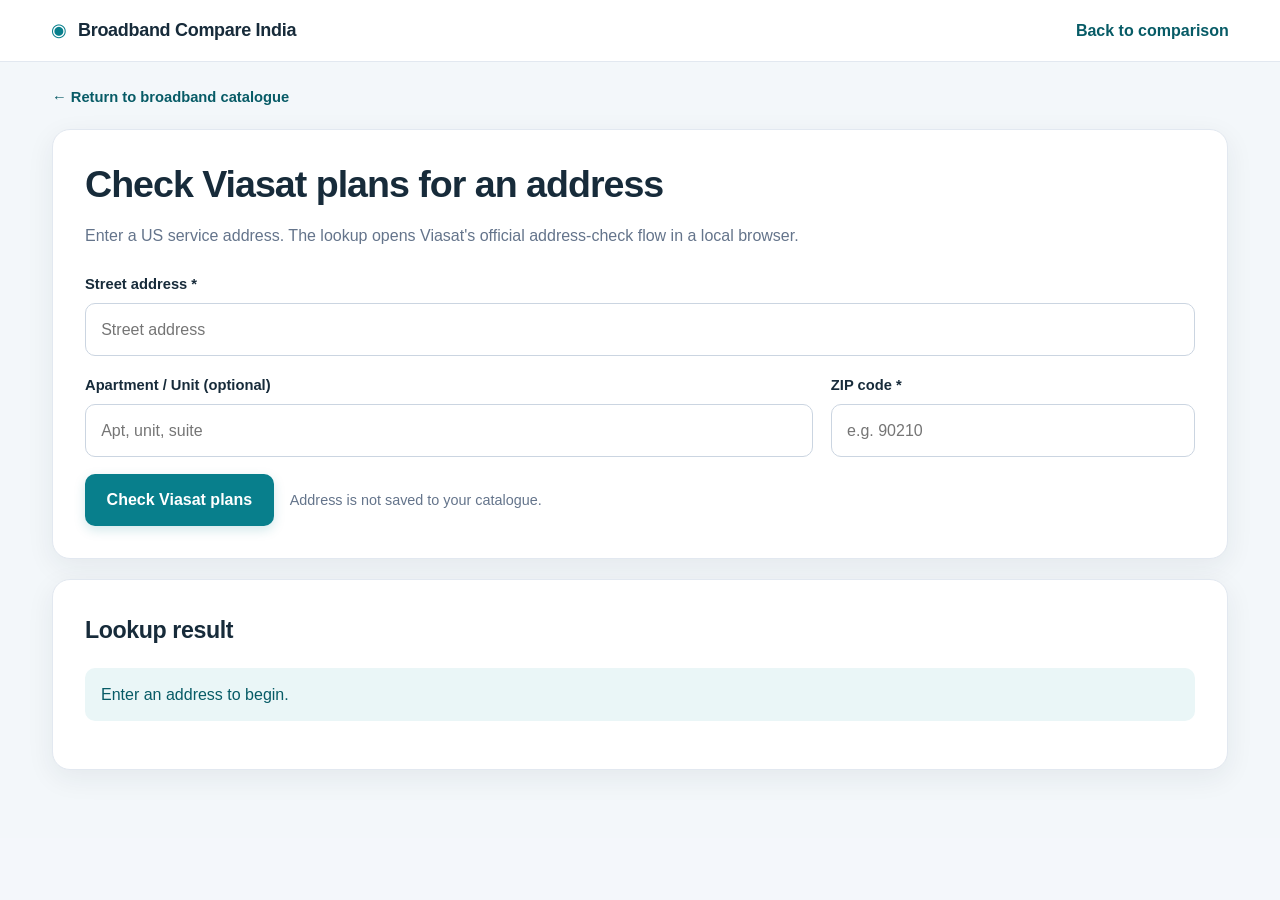
<file: templates/viasat.html>
<!doctype html>
<html lang="en">
<head>
<meta charset="utf-8"><meta name="viewport" content="width=device-width,initial-scale=1">
<title>{{ title }}</title><link rel="stylesheet" href="/static/style.css">
<style>

:root {
  --brand: #087f8c;
  --brand-dark: #075b66;
  --ink: #172b3a;
  --muted: #64748b;
  --line: #e2e8f0;
  --surface: #ffffff;
  --page: #f3f7fa;
  --soft: #eaf6f7;
  --radius: 18px;
  --shadow: 0 8px 28px rgba(23, 43, 58, .07);
}

* {
  box-sizing: border-box;
}

body {
  margin: 0;
  background: var(--page);
  color: var(--ink);
  font-family: Inter, "Segoe UI", Arial, sans-serif;
  line-height: 1.6;
}

.topbar {
  display: flex;
  align-items: center;
  justify-content: space-between;
  gap: 1rem;
  padding: 1rem clamp(1rem, 4vw, 3.5rem);
  background: #fff;
  border-bottom: 1px solid var(--line);
}

.brand {
  color: var(--ink);
  font-weight: 800;
  letter-spacing: -.3px;
}

.brand span {
  color: var(--brand);
  margin-right: .4rem;
}

.topbar a,
main a {
  color: var(--brand-dark);
  font-weight: 650;
  text-decoration: none;
}

.topbar a:hover,
main a:hover {
  text-decoration: underline;
}

.wrap {
  width: min(1240px, 100%);
  margin: 0 auto;
  padding: 1.5rem clamp(1rem, 3vw, 2rem) 3rem;
}

.wrap > p:first-child {
  margin: 0 0 1.2rem;
  font-size: .92rem;
}

.panel-v {
  margin: 1.25rem 0;
  padding: clamp(1.2rem, 3vw, 2rem);
  background: var(--surface);
  border: 1px solid var(--line);
  border-radius: var(--radius);
  box-shadow: var(--shadow);
}

.panel-v h1 {
  margin: 0 0 .5rem;
  font-size: clamp(1.65rem, 3vw, 2.35rem);
  line-height: 1.2;
  letter-spacing: -1px;
}

.panel-v h2 {
  margin-top: 0;
  font-size: 1.45rem;
  letter-spacing: -.4px;
}

.panel-v > p {
  color: var(--muted);
}

.form-v {
  display: grid;
  grid-template-columns: 2fr 1fr;
  gap: 1.1rem;
  margin-top: 1.5rem;
}

.wide {
  grid-column: 1 / -1;
}

.form-v label {
  display: block;
  margin-bottom: .4rem;
  color: var(--ink);
  font-size: .92rem;
  font-weight: 700;
}

.form-v input {
  width: 100%;
  min-height: 48px;
  padding: .8rem .95rem;
  border: 1px solid #cbd5e1;
  border-radius: 10px;
  background: #fff;
  color: var(--ink);
  font: inherit;
  transition: border-color .2s, box-shadow .2s;
}

.form-v input:focus {
  outline: none;
  border-color: var(--brand);
  box-shadow: 0 0 0 3px rgba(8, 127, 140, .13);
}

.actions {
  display: flex;
  align-items: center;
  flex-wrap: wrap;
  gap: 1rem;
}

.actions button {
  min-height: 48px;
  padding: .8rem 1.35rem;
  border: 0;
  border-radius: 10px;
  background: var(--brand);
  color: #fff;
  font: inherit;
  font-weight: 750;
  cursor: pointer;
  box-shadow: 0 4px 12px rgba(8, 127, 140, .18);
  transition: background .2s, transform .2s;
}

.actions button:hover:not(:disabled) {
  background: var(--brand-dark);
  transform: translateY(-1px);
}

.actions button:disabled {
  opacity: .65;
  cursor: wait;
}

.muted-v {
  color: var(--muted);
  font-size: .9rem;
}

#status {
  padding: .85rem 1rem;
  border-radius: 10px;
  background: var(--soft);
  color: var(--brand-dark);
  overflow-wrap: anywhere;
}

#meta {
  overflow-wrap: anywhere;
  font-size: .85rem;
}

.cards {
  display: grid;
  grid-template-columns: repeat(3, minmax(0, 1fr));
  gap: 1.25rem;
  align-items: stretch;
}

.plan {
  min-width: 0;
  padding: 1.4rem;
  background: #fff;
  border: 1px solid var(--line);
  border-radius: 16px;
  overflow-wrap: anywhere;
  box-shadow: 0 4px 16px rgba(23, 43, 58, .045);
  transition: transform .2s, box-shadow .2s, border-color .2s;
}

.plan:hover {
  transform: translateY(-3px);
  border-color: #a9d8dc;
  box-shadow: var(--shadow);
}

.plan h3 {
  margin: 0 0 .85rem;
  font-size: 1.35rem;
  letter-spacing: -.4px;
}

.plan p {
  margin: .65rem 0;
  font-size: .94rem;
}

.plan p strong {
  color: var(--ink);
}

.price {
  margin: .5rem 0 1rem !important;
  color: var(--brand-dark);
  font-size: 2rem !important;
  font-weight: 850;
  letter-spacing: -1px;
}

.subprice {
  color: var(--muted);
}

.label-grid {
  display: grid;
  grid-template-columns: repeat(3, minmax(0, 1fr));
  gap: 1.25rem;
  align-items: start;
}

.label-card {
  min-width: 0;
  padding: 1.35rem;
  background: #fff;
  border: 1px solid var(--line);
  border-radius: 16px;
  overflow-wrap: anywhere;
  box-shadow: 0 4px 16px rgba(23, 43, 58, .04);
}

.label-card h3 {
  margin: 0 0 1rem;
  font-size: 1.2rem;
  letter-spacing: -.3px;
}

.label-card h4 {
  margin: 1.3rem 0 .65rem;
  padding-bottom: .55rem;
  border-bottom: 1px solid var(--line);
  color: var(--brand-dark);
  font-size: .98rem;
}

.label-card dl {
  display: grid;
  grid-template-columns: minmax(0, 1fr) minmax(0, 1fr);
  gap: .7rem 1rem;
  margin: .7rem 0;
}

.label-card dt {
  color: var(--muted);
  font-size: .88rem;
}

.label-card dd {
  margin: 0;
  text-align: right;
  font-size: .9rem;
  font-weight: 700;
  overflow-wrap: anywhere;
}

.label-card details {
  margin-top: 1rem;
  padding: .85rem;
  border-radius: 10px;
  background: #f5f8fa;
}

.label-card summary {
  color: var(--brand-dark);
  font-weight: 700;
  cursor: pointer;
}

.label-note {
  color: var(--muted);
  font-size: .85rem;
  line-height: 1.6;
  overflow-wrap: anywhere;
}

.source-link {
  display: inline-flex;
  align-items: center;
  gap: .35rem;
  margin-top: 1rem;
  font-size: .9rem;
  font-weight: 750;
}

@media (max-width: 950px) {
  .cards,
  .label-grid {
    grid-template-columns: repeat(2, minmax(0, 1fr));
  }
}

@media (max-width: 640px) {
  .topbar {
    align-items: flex-start;
    flex-direction: column;
  }

  .wrap {
    padding: 1rem .85rem 2rem;
  }

  .panel-v {
    padding: 1.1rem;
    border-radius: 14px;
  }

  .form-v,
  .cards,
  .label-grid {
    grid-template-columns: minmax(0, 1fr);
  }

  .wide {
    grid-column: auto;
  }

  .actions {
    align-items: stretch;
    flex-direction: column;
  }

  .actions button {
    width: 100%;
  }

  .label-card dl {
    grid-template-columns: minmax(0, 1fr) minmax(0, 1fr);
    gap: .65rem;
  }
}

@media (prefers-reduced-motion: reduce) {
  *,
  *::before,
  *::after {
    scroll-behavior: auto !important;
    transition: none !important;
    animation: none !important;
  }
}


.plan-highlights {
  display: grid;
  grid-template-columns: repeat(2, minmax(0, 1fr));
  gap: .75rem;
  margin: 1rem 0 1.25rem;
}

.highlight-item {
  display: flex;
  flex-direction: column;
  gap: .2rem;
  min-width: 0;
  padding: .85rem;
  border: 1px solid #d7ecee;
  border-radius: 12px;
  background: #eff9fa;
  overflow-wrap: anywhere;
}

.highlight-item strong {
  color: #075b66;
  font-size: 1.05rem;
}

.highlight-item span {
  color: #64748b;
  font-size: .78rem;
}


.label-card details {
  margin: .75rem 0;
  border: 1px solid var(--line);
  border-radius: 10px;
  background: var(--surface);
  overflow: hidden;
}

.label-card summary {
  padding: .85rem 1rem;
  color: var(--brand-dark);
  font-weight: 700;
  cursor: pointer;
  list-style-position: inside;
}

.label-card summary:hover {
  background: var(--soft);
}

.label-card details > dl,
.label-card details > p {
  margin: 0;
  padding: .75rem 1rem 1rem;
}

.label-card details > p {
  overflow-wrap: anywhere;
  white-space: pre-wrap;
}

.comparison-scroll {
  width: 100%;
  overflow-x: auto;
}

#comparisonTable {
  width: 100%;
  min-width: 650px;
  border-collapse: collapse;
}

#comparisonTable th,
#comparisonTable td {
  padding: .9rem;
  border-bottom: 1px solid var(--line);
  text-align: left;
  vertical-align: top;
}

#comparisonTable th {
  background: var(--soft);
  color: var(--brand-dark);
}

#comparisonTable tbody tr:hover {
  background: var(--surface);
}

#comparisonTable td {
  overflow-wrap: anywhere;
}

#comparisonTable td:last-child {
  min-width: 180px;
  max-width: 320px;
  line-height: 1.5;
}

.loading-indicator {
  display: flex;
  align-items: center;
  gap: .75rem;
  margin: 1rem 0;
  padding: 1rem;
  border: 1px solid var(--line);
  border-radius: 12px;
  background: var(--surface);
  color: var(--brand-dark);
}

.loading-indicator[hidden] {
  display: none;
}

.loading-spinner {
  width: 22px;
  height: 22px;
  flex-shrink: 0;
  border: 3px solid var(--line);
  border-top-color: var(--brand);
  border-radius: 50%;
  animation: viasat-spin .8s linear infinite;
}

@keyframes viasat-spin {
  to {
    transform: rotate(360deg);
  }
}


</style>
</head>
<body>
<header class="topbar"><div class="brand"><span>◉</span> Broadband Compare India</div><a href="/">Back to comparison</a></header>
<main class="wrap"><p><a href="/">← Return to broadband catalogue</a></p>
<section class="panel-v"><h1>Check Viasat plans for an address</h1><p>Enter a US service address. The lookup opens Viasat's official address-check flow in a local browser.</p>
<form id="form" class="form-v"><div class="wide"><label for="street">Street address *</label><input id="street" required minlength="4" maxlength="250" autocomplete="street-address" placeholder="Street address"></div>
<div><label for="unit">Apartment / Unit (optional)</label><input id="unit" maxlength="80" autocomplete="address-line2" placeholder="Apt, unit, suite"></div>
<div><label for="zip">ZIP code *</label><input id="zip" required pattern="[0-9]{5}(-[0-9]{4})?" maxlength="10" autocomplete="postal-code" placeholder="e.g. 90210"></div>
<div class="wide actions"><button id="go" type="submit">Check Viasat plans</button><span class="muted-v">Address is not saved to your catalogue.</span></div></form></section>

<section class="panel-v" aria-live="polite">
<h2>Lookup result</h2>
<p id="status" role="status" aria-live="polite">Enter an address to begin.</p>
<div id="loadingIndicator" class="loading-indicator" hidden>
  <span class="loading-spinner"></span>
  <span>Checking address and retrieving available Viasat plans...</span>
</div>
<p id="meta" class="muted-v"></p>

<h2 id="plans-heading" hidden>Viasat Internet Plans</h2>
<section class="panel-v" id="comparisonSection" hidden>
  <h2>Compare Viasat plans</h2>
  <div class="comparison-scroll">
    <table id="comparisonTable">
      <thead>
        <tr>
          <th>Plan</th>
          <th>Monthly price</th>
          <th>Download speed</th>
          <th>Data allowance</th>
          <th>Contract</th>
          <th>Plan details</th>
        </tr>
      </thead>
      <tbody></tbody>
    </table>
  </div>
</section>
<div id="cards" class="cards"></div>
<section id="labels-section" hidden><h2>Broadband Consumer Labels</h2><p class="section-intro">Detailed service characteristics and fees extracted from the official labels for this address.</p><div id="labels" class="label-grid"></div></section>
</section></main>
<script>
const form=document.getElementById('form'),statusBox=document.getElementById('status'),meta=document.getElementById('meta'),cards=document.getElementById('cards'),labels=document.getElementById('labels'),labelsSection=document.getElementById('labels-section'),plansHeading=document.getElementById('plans-heading'),go=document.getElementById('go');
function line(card,label,value){const p=document.createElement('p'),b=document.createElement('strong');b.textContent=label+': ';const shown=value===null||value===undefined||value===''?'Not published':String(value);p.append(b,document.createTextNode(shown));card.append(p)}
function addLabelRow(dl,label,value){const dt=document.createElement('dt'),dd=document.createElement('dd');dt.textContent=label;dd.textContent=value===null||value===undefined||value===''?'Not published':String(value);dl.append(dt,dd)}
function money(value){return value===null||value===undefined||value===''?'Not published':'$'+Number(value).toFixed(2)}
function renderPlan(p,d){const c=document.createElement('article');c.className='plan';const h=document.createElement('h3');h.textContent=p.plan_name;c.append(h);line(c,'Provider',p.provider);const price=document.createElement('p');price.className='price';const monthlyPrice =
    p.broadband_label?.monthly_service_fee
    ?? p.promotional_monthly_price;

price.textContent = money(monthlyPrice) + '/mo';c.append(price);
const highlights = document.createElement('div');
highlights.className = 'plan-highlights';

const speed = document.createElement('div');
speed.className = 'highlight-item';

const speedValue = document.createElement('strong');
const advertised = p.advertised_speeds_mbps || [];
speedValue.textContent = advertised.length
  ? advertised[0] + ' Mbps'
  : 'Not published';

const speedLabel = document.createElement('span');
speedLabel.textContent = 'Advertised speed';
speed.append(speedValue, speedLabel);

const data = document.createElement('div');
data.className = 'highlight-item';

const dataValue = document.createElement('strong');
dataValue.textContent =
  p.broadband_label?.data_included ||
  (p.data_allowance_gb != null
    ? p.data_allowance_gb + ' GB'
    : 'Not published');

const dataLabel = document.createElement('span');
dataLabel.textContent = 'Data allowance';
data.append(dataValue, dataLabel);

highlights.append(speed, data);
c.append(highlights);
const afterPromo =
    p.broadband_label?.monthly_fee_after_promo
    ?? p.regular_monthly_price;

const promoMonths =
    p.broadband_label?.promo_period_months ?? 12;

line(
    c,
    'Price after promotion',
    afterPromo == null
        ? 'Not published'
        : `${money(afterPromo)} after ${promoMonths} months`
);line(c,'High-speed data',p.broadband_label?.data_included|| (p.data_allowance_gb==null?'Not published':p.data_allowance_gb+' GB'));line(c,'Contract term',p.broadband_label?.contract_term);if(p.plan_details){const details=document.createElement('p');details.className='label-note';details.textContent=p.plan_details;c.append(details)}const a=document.createElement('a');a.className='source-link';a.href=p.source_url||d.source_url;a.target='_blank';a.rel='noopener noreferrer';a.textContent='View official source ↗';c.append(a);cards.append(c)}


function renderComparison(plans) {
  const section = document.getElementById('comparisonSection');
  const tbody = document.querySelector('#comparisonTable tbody');

  tbody.replaceChildren();

  plans.forEach(p => {
    const row = document.createElement('tr');

    const price =
      p.broadband_label?.monthly_service_fee ??
      p.promotional_monthly_price;

    const speeds = p.advertised_speeds_mbps || [];

    const speed = speeds.length
      ? speeds[0] + ' Mbps'
      : p.broadband_label?.typical_download_mbps != null
        ? p.broadband_label.typical_download_mbps + ' Mbps'
        : 'Not published';

    const data =
      p.broadband_label?.data_included ||
      (p.data_allowance_gb != null
        ? p.data_allowance_gb + ' GB'
        : 'Not published');

    const contract =
      p.broadband_label?.contract_term || 'Not published';

    [
  p.plan_name || 'Unnamed plan',
  price == null ? 'Not published' : money(price) + '/mo',
  speed,
  data,
  contract,
  p.plan_details || 'See plan details below'
].forEach(value => {
      const cell = document.createElement('td');
      cell.textContent = value;
      row.append(cell);
    });

    tbody.append(row);
  });

  section.hidden = plans.length === 0;
}

function renderLabel(p) {
  const b = p.broadband_label;
  if (!b) return;

  const c = document.createElement('article');
  c.className = 'label-card';

  const h = document.createElement('h3');
  h.textContent = 'Viasat ' + p.plan_name;
  c.append(h);

  // Collapsible service characteristics
  const serviceDetails = document.createElement('details');
  serviceDetails.open = true;

  const serviceSummary = document.createElement('summary');
  serviceSummary.textContent = 'Service characteristics';

  const dl = document.createElement('dl');

  addLabelRow(dl, 'Monthly service fee', money(b.monthly_service_fee));

  addLabelRow(
    dl,
    b.monthly_fee_after_promo
      ? 'Fee after ' + (b.promo_period_months || 12) + ' months'
      : 'Price after promotion',
    b.monthly_fee_after_promo
      ? money(b.monthly_fee_after_promo)
      : null
  );

  addLabelRow(
    dl,
    'Typical download speed',
    b.typical_download_mbps == null
      ? null
      : b.typical_download_mbps + ' Mbps'
  );

  addLabelRow(
    dl,
    'Typical upload speed',
    b.typical_upload_mbps == null
      ? null
      : b.typical_upload_mbps + ' Mbps'
  );

  addLabelRow(
    dl,
    'Typical latency',
    b.typical_latency_ms == null
      ? null
      : b.typical_latency_ms + ' ms'
  );

  addLabelRow(dl, 'Data included', b.data_included);
  addLabelRow(dl, 'Contract term', b.contract_term);

  serviceDetails.append(serviceSummary, dl);
  c.append(serviceDetails);

  // Collapsible additional charges and terms
  const feeDetails = document.createElement('details');

  const feeSummary = document.createElement('summary');
  feeSummary.textContent = 'Additional charges and terms';

  const fees = document.createElement('dl');

  addLabelRow(fees, 'Government taxes', b.government_taxes);

  addLabelRow(
    fees,
    'Administrative cost recovery fee',
    b.administrative_cost_recovery_fee == null
      ? null
      : '$' + b.administrative_cost_recovery_fee
  );

  addLabelRow(
    fees,
    'Monthly equipment lease',
    b.monthly_equipment_lease_fee
  );

  addLabelRow(fees, 'Lifetime lease fee', b.lifetime_lease_fee);
  addLabelRow(fees, 'Early termination fee', b.early_termination_fee);
  addLabelRow(fees, 'Installation fee', b.installation_fee);
  addLabelRow(fees, 'Additional data charges', b.additional_data_charges);

  feeDetails.append(feeSummary, fees);
  c.append(feeDetails);

  // Full extracted label text
  if (b.full_label_text) {
    const fullDetails = document.createElement('details');

    const summary = document.createElement('summary');
    summary.textContent = 'Show full extracted label text';

    const text = document.createElement('p');
    text.className = 'label-note';
    text.textContent = b.full_label_text;

    fullDetails.append(summary, text);
    c.append(fullDetails);
  }

  // Official source link
  const a = document.createElement('a');
  a.className = 'source-link';
  a.href = b.source_url || p.source_url;
  a.target = '_blank';
  a.rel = 'noopener noreferrer';
  a.textContent = 'View official label source ↗';

  c.append(a);
  labels.append(c);
}

form.addEventListener('submit',async e=>{e.preventDefault();if(go.disabled)return;const loadingIndicator=document.getElementById('loadingIndicator');loadingIndicator.hidden=false;cards.replaceChildren();labels.replaceChildren();document.getElementById('comparisonSection').hidden=true;labelsSection.hidden=true;plansHeading.hidden=true;meta.textContent='';statusBox.textContent='Checking address with Viasat; this can take a little time.';go.disabled=true;go.textContent='Checking...';try{const res=await fetch('/api/viasat/check',{method:'POST',headers:{'Content-Type':'application/json'},body:JSON.stringify({street_address:document.getElementById('street').value.trim(),unit:document.getElementById('unit').value.trim(),zipcode:document.getElementById('zip').value.trim()})});const d=await res.json();if(!res.ok)throw new Error(d.detail||'Lookup failed');statusBox.textContent=d.message||'Lookup completed';meta.textContent='Status: '+d.status+' · Checked: '+(d.checked_at||'unknown');if(d.plans?.length){plansHeading.hidden=false;renderComparison(d.plans);d.plans.forEach(p=>renderPlan(p,d));d.plans.forEach(renderLabel);labelsSection.hidden=labels.children.length===0}else{const p=document.createElement('p');p.className='muted-v';p.textContent='No address-specific plan cards were extracted. This does not prove service is unavailable. Check the official result page or try later.';cards.append(p)}if(d.source_url){const a=document.createElement('a');a.href=d.source_url;a.target='_blank';a.rel='noopener noreferrer';a.textContent='Open Viasat result page ↗';meta.append(document.createTextNode(' · '),a)}}catch(err){statusBox.textContent=err.message}finally{go.disabled=false;go.textContent='Check Viasat plans';loadingIndicator.hidden=true}});
</script></body></html>
</file>
<file: static/style.css>
:root {
    font-family: Arial, Helvetica, sans-serif;
    color: #172b42;
    background: #f4f7fb;
    font-synthesis: none;
}

* {
    box-sizing: border-box;
}

body {
    margin: 0;
    line-height: 1.5;
}

.topbar {
    display: flex;
    align-items: center;
    justify-content: space-between;
    gap: 16px;
    padding: 18px max(5%, calc((100% - 1200px) / 2));
    background: #10243a;
    color: white;
}

.brand {
    font-size: 18px;
    font-weight: 700;
}

.brand span {
    margin-right: 8px;
    color: #70dfc0;
}

.topbar a {
    color: white;
    text-decoration: none;
}

.container {
    width: min(1200px, 92%);
    margin: 0 auto;
}

.hero {
    padding: 52px 0 32px;
}

.eyebrow {
    color: #147d70;
    font-size: 12px;
    font-weight: 700;
    letter-spacing: 2px;
}

.hero h1 {
    margin: 8px 0 12px;
    font-size: clamp(32px, 5vw, 54px);
    line-height: 1.12;
}

.hero h1 span {
    color: #168b7b;
}

.hero > p:last-child {
    max-width: 600px;
    color: #627185;
}

.panel {
    padding: 22px;
    background: white;
    border: 1px solid #e2e8f0;
    border-radius: 14px;
    box-shadow: 0 4px 18px rgba(20, 40, 70, 0.04);
}

.filters {
    display: grid;
    grid-template-columns: repeat(4, minmax(0, 1fr));
    gap: 16px;
    align-items: end;
}

.field {
    display: flex;
    flex-direction: column;
    gap: 7px;
}

.field label {
    font-size: 13px;
    font-weight: 700;
}

input,
select,
button {
    font: inherit;
}

.field input,
.field select {
    width: 100%;
    min-width: 0;
    padding: 11px;
    border: 1px solid #d4dce7;
    border-radius: 8px;
    background: white;
    color: #172b42;
}

button {
    min-height: 42px;
    padding: 10px 16px;
    border: 1px solid #176f66;
    border-radius: 8px;
    background: #176f66;
    color: white;
    cursor: pointer;
    font-weight: 700;
}

button:hover {
    background: #10584f;
}

button:disabled {
    cursor: not-allowed;
    opacity: 0.55;
}

button.secondary {
    background: white;
    color: #176f66;
}

.results-section {
    margin-top: 36px;
}

.section-heading {
    display: flex;
    align-items: center;
    justify-content: space-between;
    gap: 16px;
    margin-bottom: 16px;
}

.section-heading h2 {
    margin: 0;
    font-size: 23px;
}

.muted {
    color: #69788b;
}

.small {
    font-size: 12px;
}

.status {
    color: #8b4d13;
    font-size: 14px;
}

.table-wrap {
    overflow-x: auto;
    padding: 0;
}

table {
    width: 100%;
    border-collapse: collapse;
    text-align: left;
    font-size: 14px;
}

th,
td {
    padding: 15px 12px;
    border-bottom: 1px solid #e8edf3;
    vertical-align: top;
}

th {
    background: #f7f9fc;
    color: #526278;
    font-size: 12px;
    white-space: nowrap;
}

tbody tr:hover {
    background: #f9fbfd;
}

td a {
    color: #087b70;
    font-weight: 700;
    white-space: nowrap;
}

td input[type="checkbox"] {
    width: 17px;
    height: 17px;
    accent-color: #176f66;
}

.comparison {
    margin-top: 24px;
}

.comparison-grid,
.offers-grid {
    display: grid;
    grid-template-columns: repeat(3, minmax(0, 1fr));
    gap: 16px;
}

.compare-card,
.offer-card {
    padding: 18px;
    border: 1px solid #e2e8f0;
    border-radius: 10px;
    overflow-wrap: anywhere;
}

.compare-card h3,
.offer-card h3 {
    margin-top: 0;
}

.disclaimer {
    margin: 36px 0;
    padding: 16px;
    border-left: 3px solid #168b7b;
    background: #eaf5f3;
    color: #425568;
    font-size: 13px;
}

footer {
    padding: 24px;
    background: #10243a;
    color: #d5e3f0;
    text-align: center;
    font-size: 13px;
}

@media (max-width: 900px) {
    .filters {
        grid-template-columns: repeat(2, minmax(0, 1fr));
    }

    .comparison-grid,
    .offers-grid {
        grid-template-columns: repeat(2, minmax(0, 1fr));
    }
}

@media (max-width: 560px) {
    .topbar {
        align-items: flex-start;
        flex-direction: column;
    }

    .hero {
        padding-top: 32px;
    }

    .filters {
        grid-template-columns: 1fr;
        padding: 16px;
    }

    .section-heading {
        align-items: flex-start;
        flex-direction: column;
    }

    .comparison-grid,
    .offers-grid {
        grid-template-columns: 1fr;
    }

    .panel {
        padding: 16px;
    }

    .table-wrap {
        padding: 0;
    }
}

.availability-banner {
    margin: 16px 0;
    padding: 14px 16px;
    border: 1px solid #d1d5db;
    border-radius: 10px;
    background: #f8fafc;
}

.availability-banner strong {
    display: block;
    margin-bottom: 5px;
}

.availability-banner p {
    margin: 0;
}

.availability-banner.regional-mode {
    border-color: #86b99a;
    background: #f0fdf4;
}
</file>
